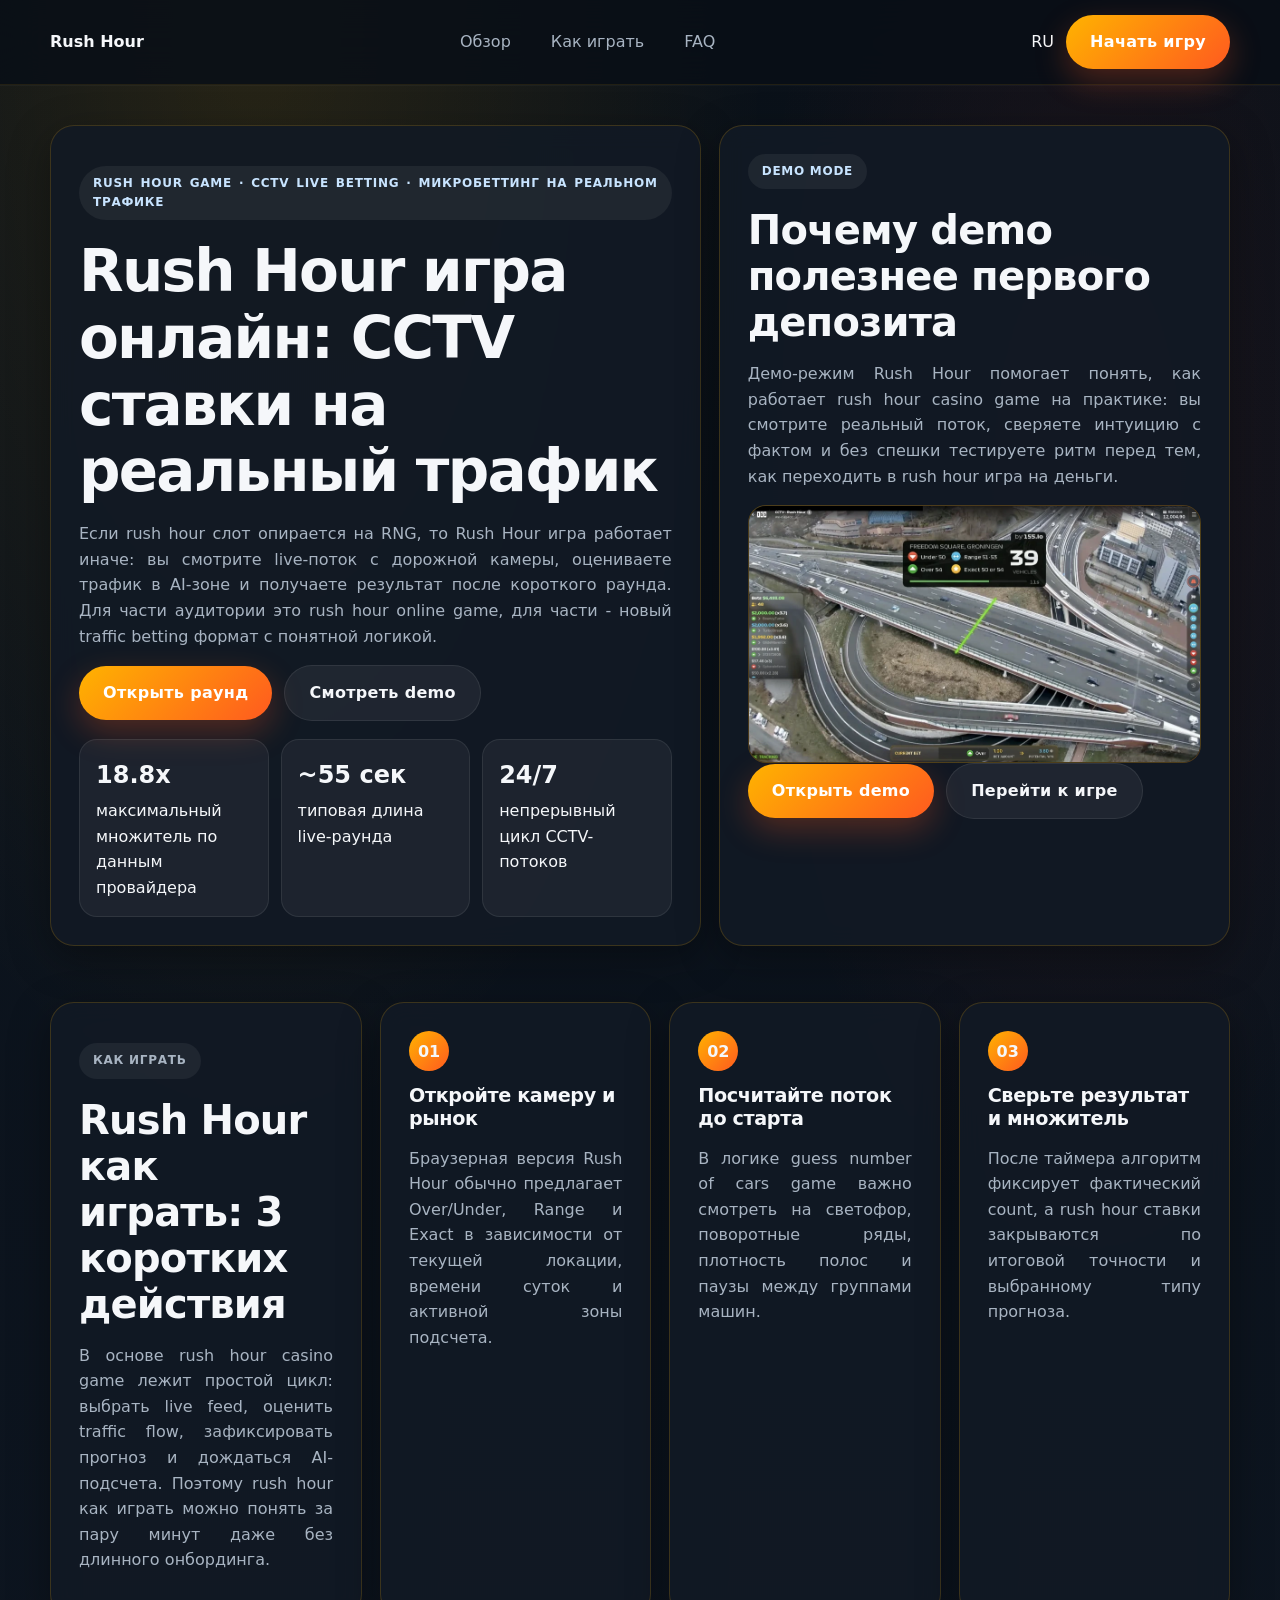
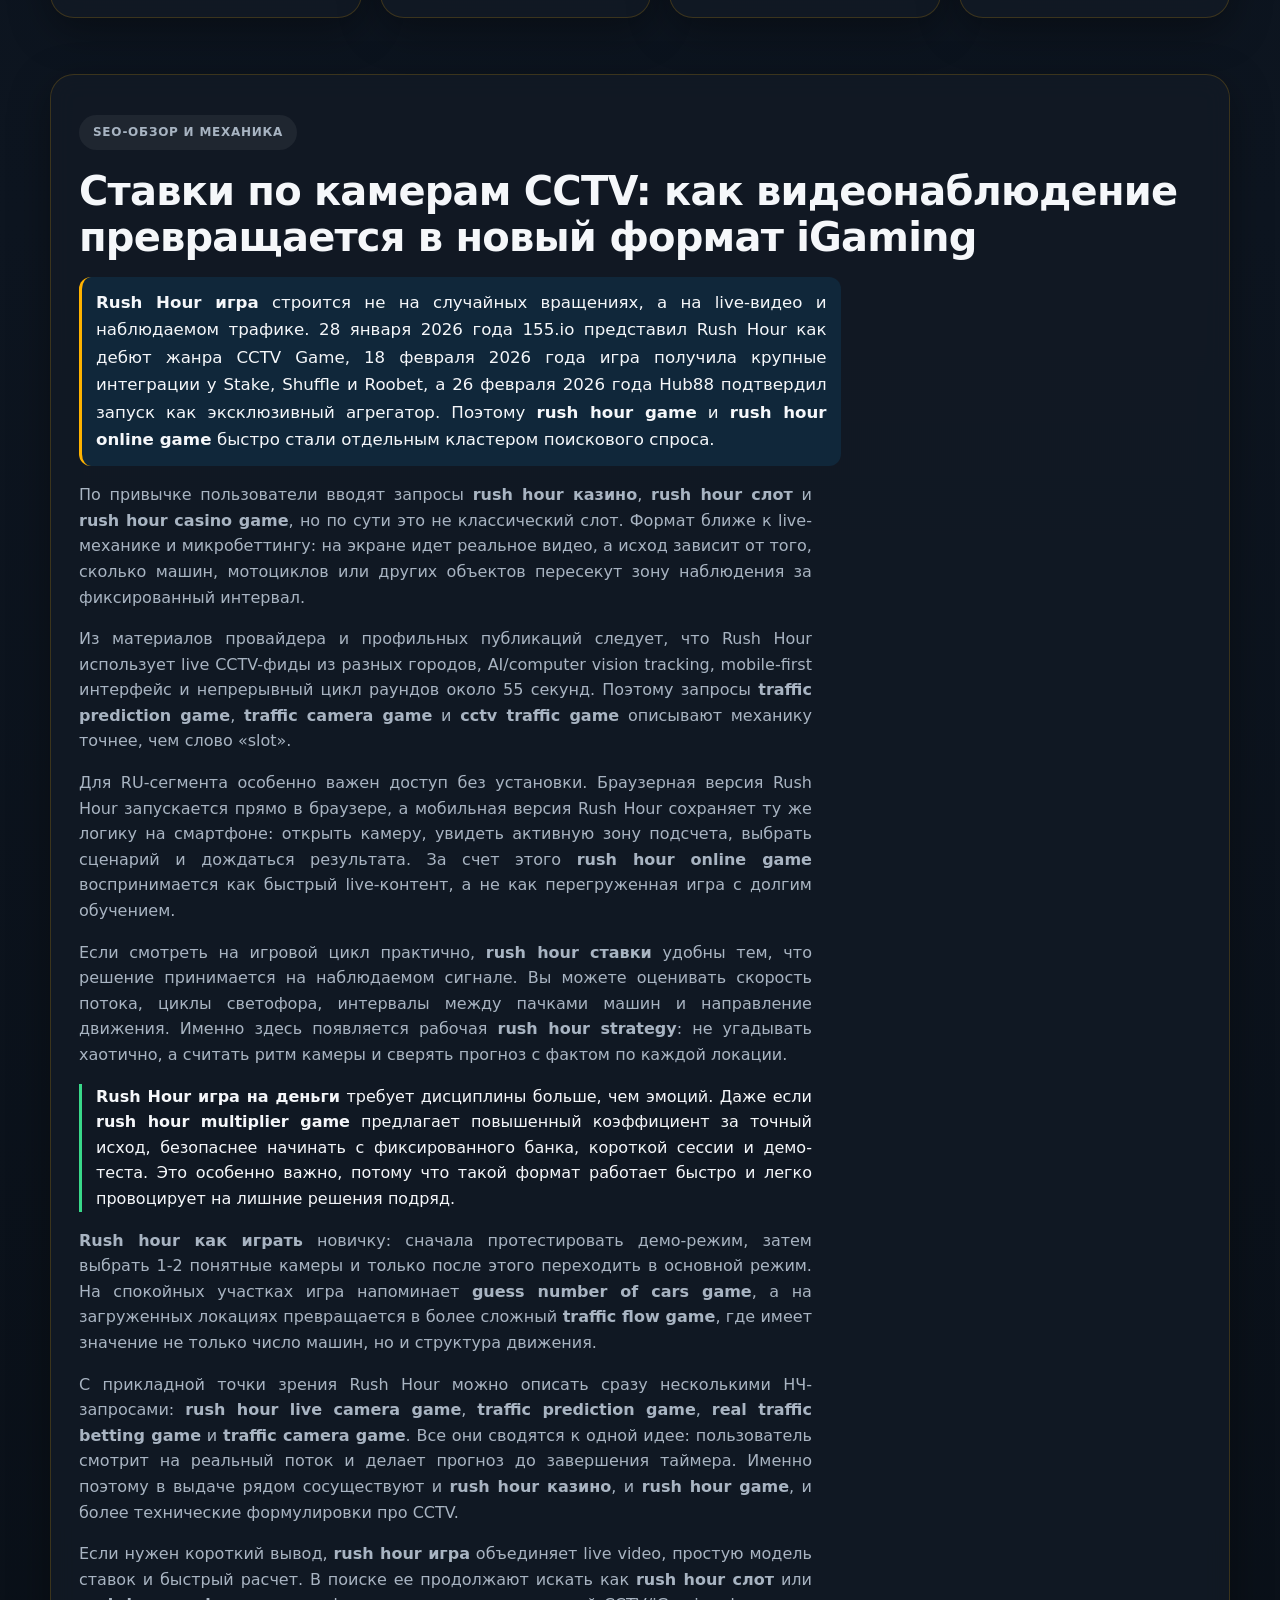
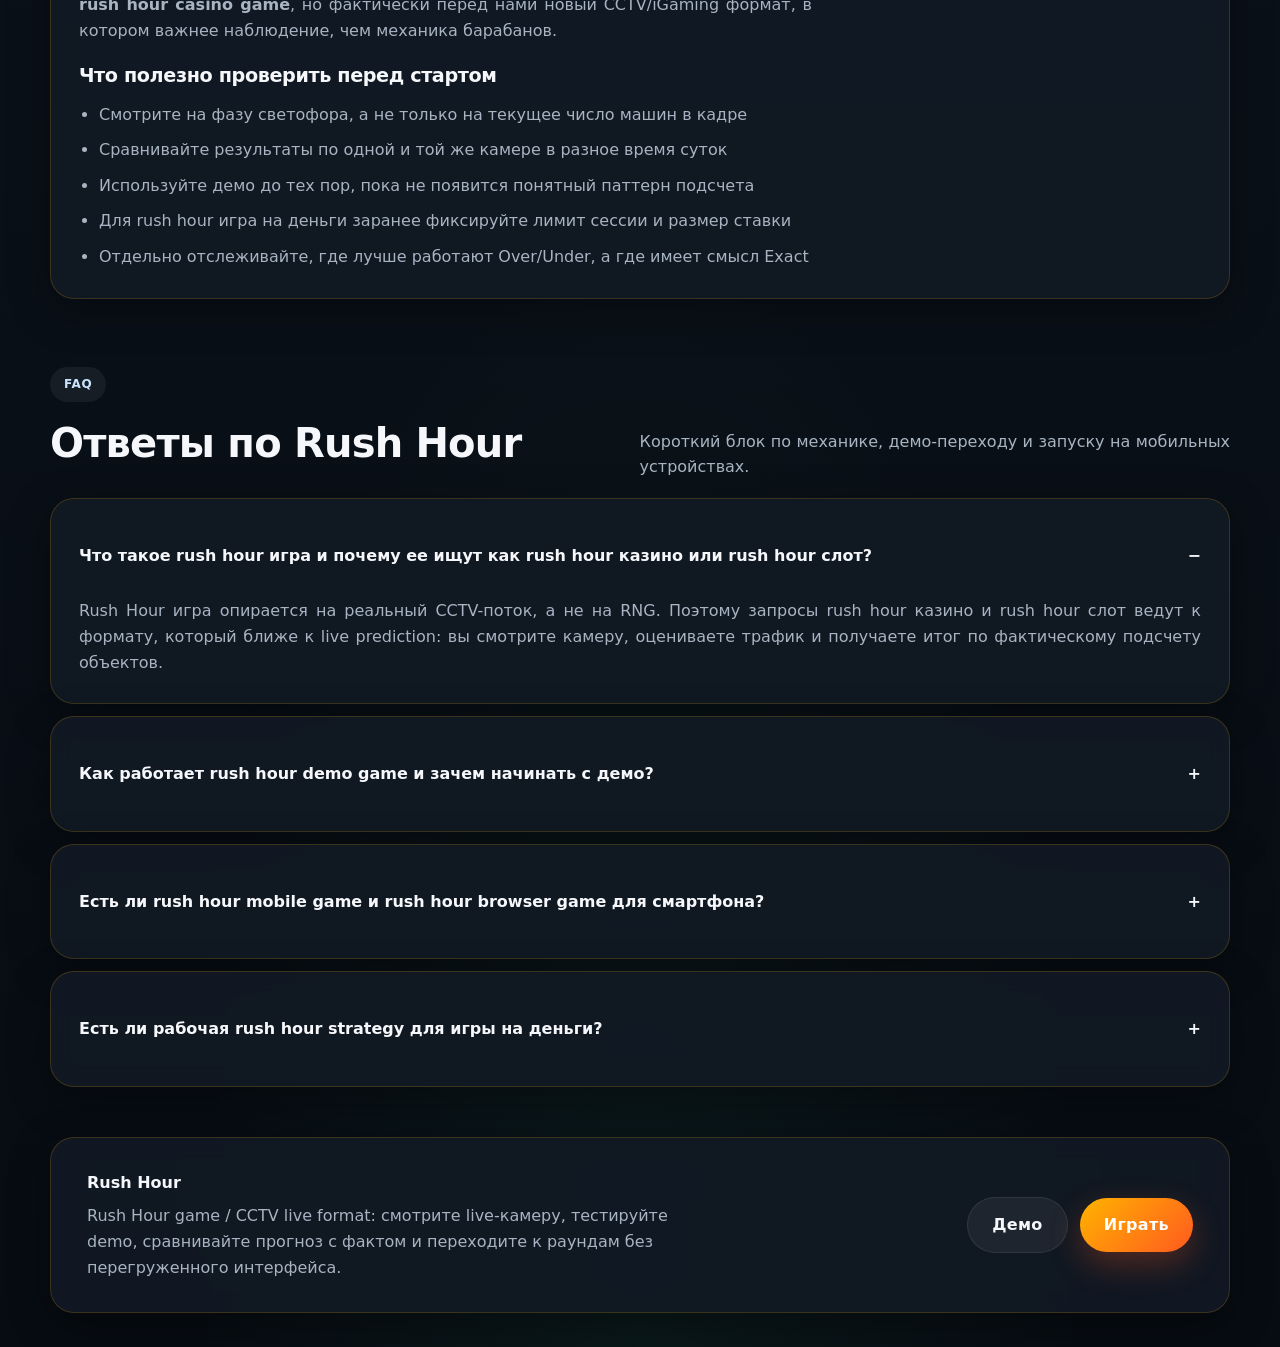
<file: index.html>
<!DOCTYPE html>
<html lang="ru">
<head>
  <meta charset="UTF-8">
  <meta name="viewport" content="width=device-width, initial-scale=1, viewport-fit=cover">
  <meta http-equiv="X-UA-Compatible" content="IE=edge">

  <title>Rush Hour игра онлайн — CCTV ставки на трафик</title>
  <meta name="description" content="Rush Hour игра онлайн для RU-сегмента: live CCTV-камеры, AI-подсчет, демо, rush hour ставки, mobile game, browser game и обзор traffic prediction формата.">
  <meta name="robots" content="index, follow">

  <link rel="canonical" href="https://rushhour-cctv.netlify.app/">
  <link rel="alternate" hreflang="ru" href="https://rushhour-cctv.netlify.app/">
  <link rel="icon" type="image/avif" href="./faviconl.avif">

  <meta property="og:type" content="website">
  <meta property="og:title" content="Rush Hour игра онлайн — CCTV ставки на трафик">
  <meta property="og:description" content="Rush Hour игра онлайн с live CCTV-камерами: обзор механики, demo, мобильной версии, rush hour ставок и стратегии.">
  <meta property="og:url" content="https://rushhour-cctv.netlify.app/">
  <meta property="og:image" content="https://rushhour-cctv.netlify.app/cb24a.jpg">
  <meta property="og:locale" content="ru_RU">
  <meta property="og:site_name" content="Rush Hour CCTV">

  <meta name="theme-color" content="#ffb300">
  <meta name="mobile-web-app-capable" content="yes">
  <meta name="apple-mobile-web-app-capable" content="yes">
  <meta name="apple-mobile-web-app-status-bar-style" content="black-translucent">
<style type="text/css" id="operaUserStyle"></style><style type="text/css">:root img[style*="//counter.yadro.ru/"], :root img[src^="/stat/"][width="88"][height="31"], :root img[src*="top.mail.ru/counter?"], :root img[src*="cycounter"][width="88"][height="31"], :root img[src*="://r.i.ua/"], :root img[src*="://c.bigmir.net/"], :root a[href^="http://hitcounter.ru/top/stat.php"], :root a[href^="http://click.hotlog.ru/"], :root a[href*="/rating/"] > img[width="88"][height="31"], :root a#mobtop[title^="Рейтинг мобильных сайтов"], :root [title="uWeb Counter"], :root [title="uCoz Counter"], :root .min-width-normal > #popup_container ~ #fade, :root .min-width-normal > #popup_container, :root body > div[class^="_"][class*=" _"][class$="_stBig"], :root body > div[style="position: fixed; z-index: 999999; width: 400px; height: 308px; right: 5px; bottom: 5px;"], :root .flex-promo-series > .left-col > :not(#players):not(.serial-series-info), :root a[href*="://news.mirtesen.ru/newdata/"], :root .app.blog-post-page #blog-post-item-video-ad, :root #root > .app .sportrecs, :root #root > .app #very-right-column, :root body.has-brand .b-content__main > div[style^="height: 250px; overflow: hidden;"], :root body.has-brand .b-content__main > div[id]:not([class]):empty, :root body.has-brand .b-content__main .b-player a[href*="aHR0c"], :root div[style="width: 252px; height: 450px; position: fixed; right: 0px; top: 0px; overflow: hidden; z-index: 10000;"], :root thetruestory-widget-top, :root object[data^="blob"], :root img[width="160"][height="600"], :root iframe[src*="trafic-media.ru"], :root iframe[src*="hd.gg33.top/"], :root iframe[src*="fwdcdn.com/frame/partners/"], :root iframe[src*="ads.exosrv.com"], :root iframe[src*="://vidroll.ru/"], :root iframe[src*="://promo-bc.com/"], :root iframe[src*="://partner-widget.vsesdal.com/"], :root iframe[src*="://mark-media.com.ua"], :root iframe[src*="://ab.adpro.com.ua/"], :root iframe[src*="/mixadv_"], :root iframe[src*="/carta.ua/ajax/widget."], :root iframe[src*="/3647.tech"], :root iframe[id^="republer"], :root iframe[data-src*="fwdcdn.com/frame/partners/"], :root div[id^="yandex_rtb"], :root div[id^="trafmag_"], :root div[id^="tizerws_"], :root div[id^="rtn4p"], :root div[id^="republer_"], :root div[id^="news_nest_net_ru"], :root div[id^="news_nest_msk_ru"], :root div[id^="news_2xclick_ru_"], :root div[id^="join_informer_"], :root div[id^="itizergroup_"], :root div[id^="infox_"], :root div[id^="gnezdo_ru_"], :root div[id^="cpa_rotator_block"], :root div[id^="beroll_rotator"], :root div[id^="b_tz_"], :root div[id^="admixer_"], :root div[id^="admixer-"], :root div[id^="DIV_DA_"], :root img[onclick*="clustrmaps.com/counter/"], :root div[id*="Teaser_Block"], :root div[data-server-rendered="true"] > div[id^="la-"], :root div[data-adv-type="dfp"], :root iframe[src^="https://a.adtng.com/"], :root div[class^="da-ya-widget"], :root div[class^="da-widget-"], :root div[class^="block_fortress"], :root div[class^="bidvol-widget-"], :root div[class^="adfinity_block_"], :root div[class*="td-a-rec-id-"], :root #root > .app .partner-block-wrapper, :root div[class*="spklw"][data-type="ad"], :root a[onclick*="trtkp.ru"], :root a[onclick*="https://dzen.ru/news/?favid="], :root iframe[src*="litres.ru/static/widgets"], :root a[href^="https://www.juicer.io?referrer="], :root a[href^="https://wcm-ru.frontend.weborama.fr/fcgi-bin/dispatch.fcgi?"], :root a[href^="https://relap.io/"][href*="promo_ad_link"], :root a[href^="https://msetup.pro"], :root a[href^="https://bongacams"][href*="com/track?"], :root a[href^="http://trafmaster.com"], :root a[href^="http://traderstart.mirtesen.ru"], :root a[href^="http://tds-2.ru"], :root a[href^="http://glprt.ru/affiliate/"], :root a[href^="http://datxxx.com"], :root a[href^="http://browserload.info/"], :root a[href^="http://amigodistr.ru/"], :root img[data-src="https://catalog.orbita.co.il/orbita.gif"], :root a[href^="/images/obmen/"][href$=".php"][target="_blank"], :root a[href^="/go/ufiler?"], :root a[href^="/go/ubar?"], :root a[href="http://advert.mirtesen.ru/"], :root a[href*="zdravo-med.ru"], :root a[href*="xxxrevpushclcdu.com"], :root a[href*="ultrabit.ws"], :root a[href*="tvks.ru"], :root a[href*="trklp.ru"], :root a[href*="traflabs.xyz"], :root div[id^="CGCandy"], :root a[href*="tptrk.ru"], :root a[href*="top.24smi.info"], :root a[href*="thor-media.ru/click/"], :root a[href*="shakespoint.com"], :root a[href*="bgrndi.com"], :root a[href*="shakesin.com"], :root a[href*="shakescash.com"], :root a[href^="https://homyanus.com"], :root a[href*="://profiledbase.com/"], :root a[href*="please-direct.me"], :root a[href*="please-direct.com"], :root a[href*="://landingtracker.com/"], :root [data-link*="//ufiler-pro2.ru"], :root a[href*="offhealth.ru"], :root a[href*="lifebloggersz.ru"], :root a[href*="navaxudoru.com"], :root a[href*="makegreat.website"], :root a[href*="m1cpl.ru"], :root #root > .app .adfox-top, :root a[href*="joycasino.com/?partner="], :root a[href*="idealmedia.io"], :root span[data-ez-ph-id], :root a[href*="gpclick.ru"], :root a[href*="gocdn.ru"], :root a[href*="//softboxik1.ru/"], :root a[href*="flylinks.pw"], :root [data-la-block-show-id], :root a[href*="films.ws"], :root .section-subheader > .section-hotel-prices-header, :root a[href*="feellights.ru"], :root a[href*="cpl11.ru"], :root a[href*="://parandaya.com"], :root a[href*="cosmolot.me/"][href*="banner"], :root a[href*="cmsmodnews.com"], :root a[href*="ads2-adnow.com"], :root a[href*="://ya-cdn.ru/r/"], :root a[href*="://www.meendoru.net/?partner="], :root a[href*="://womens-journal.ru/"], :root a[href*="://vse-sdal.com/promo/"], :root [id^="ad-wrap-"], :root a[href^="https://go.tmrjmp.com"], :root a[href*="://ufiler-pro.ru/"], :root topadblock, :root a[href*="://tracker.partnersmelbet.ru/"], :root a[href*="://topclicks.club/"], :root a[href*="://tlmnt"][href*="/tracker/?partner="], :root a[title="TopTracker.Ru - Рейтинг трекеров."], :root a[href*="://clickstats.fun/"], :root a[href*="://techdmn.com/"], :root [onclick*="traffic-media.co"], :root a[href^="https://tracker.loropartners.com/"], :root a[href*="://tatarkoresh.ru"], :root .flex-promo-series > .right-col a[href][target="_blank"], :root [class^="fpm_"][class*="_crss"], :root a[href*="://superiortds.ru/"], :root a[href*="://sugisatomi.com/"], :root div[data-dfp-id], :root a[href*="://shusnarmuk.com/"], :root a[href*="://segodnia.club/"], :root [data-cl-spot-id], :root [href*="driverpack.io/"], :root a[href*="cpagetti1.com"], :root a[href*="://search-cdn.ru/r/"], :root a[href*="://ruprivate.club/"], :root a[href^="https://kshop"][href*=".com/"], :root a[href*="://ruonline.bar/"], :root a[href^="http://eaplay.ru/"], :root amp-connatix-player, :root a[href*="://riaccaw.com/"], :root [href^="https://join.playboyplus.com/track/"], :root a[href*="://hypmag.ru/search/pereh.php"], :root a[href*="://reidancis.com/"], :root a[href*=".cfm?domain="][href*="&fp="], :root a[href*="://ya-browser.ru/r/"], :root a[href*="://refpamjeql.top/"], :root [data-mobile-ad-id], :root a[href*="://ref.studwork.ru/"], :root a[href*="://r.advg.agency/"], :root a[href*="/onvix.tv/promo/"][target=_blank], :root a[href*="://premiumredir.ru/"], :root a[href*="://lobar.site/r/"], :root div[id^="advertur_"], :root a[href*="://lapina.xyz/"], :root a[href*="://lapina.best/"], :root a[href*="/rlink/simptizer/"], :root a[href*="://gopremiumsoft.com/"], :root a[href*="://go.progfile.space/r/"], :root a[href*="://go.bundlebyte.net/r/"], :root div[data-ad-region], :root a[href*="shakesclick.com"], :root a[href*="://go.btraffic.net/"], :root a[href*="://getbrauzer.ru/"], :root a[href*="://newbrowserme.ru/"], :root a[href*="://gertadv.ru/"], :root a[href*="torrentum.ru"], :root a[href*="://filesmytop.ru/"], :root [href^="https://www.mypillow.com/"] > img, :root a[href*="://fast2click.ru/"], :root a[href*="tvkw.ru"], :root a[href*="://etcodes.com/"], :root a[href*="://et-cod.com/"], :root a[href^="https://go.xxxjmp.com"], :root a[href*="://elgrur.com/"], :root a[href*="://doxod24.online/"], :root a[href*="://clickrpk.com/"], :root a[href*="://bubblevard.com/"], :root a[href*="://bs.serving-sys.ru/"], :root a[href^="http://com-1.pro/"], :root a[href^="https://www.effectiveratecpm.com/"], :root a[href*="://betahit.click/"], :root div[id^="adfox_"], :root a[href*="://bestnewsoft.ru/"], :root a[href*="://analyticsq.com"], :root a[href*="//universalin.info/"], :root a[href*="kodielinktrust.ru"], :root iframe[src*="://rstbtmd.com/"], :root a[href*="://101partners-stat2.com/"], :root .nya-slot[style], :root a[href*="://vpnbrowser.ru/"], :root a[href*="/uni-lnk.com/"], :root a[href*="://getyoursoft.ru/"], :root a[href*="/sb/clk/"], :root a[href*="/rapidtor.site"], :root a[href*="://extlinka.ru/"], :root a[href*="/rapidtor.ru"], :root a[href*="/onvix.me/promo/"][target=_blank], :root a[href^="https://streamate.com/landing/click/"], :root a[href*="/newbrowser.club/"], :root a[href^="https://www.adultempire.com/"][href*="?partner_id="], :root a[href*="/myuniversalnk.net/"], :root a[href*="/myuniversalnk.com/"], :root a[href*="/mosday.ru/ad/"], :root a[href*="/loaderu.ru/"], :root a[href^="https://prime.rambler.ru/promo/"], :root a[href^="//s.zlinkd.com/"], :root a[href*="/installpack.net"], :root a[href*="/go.1k3.net/"], :root object[data*="ads.com/clk.swf"], :root a[href*="/eversaree.bid"], :root a[href*="/afftraf.co/"], :root a[href*="://yadistr.ru/"], :root a[href*="//yojlf.com"], :root a[href*="://installpack.ru"], :root a[href*="//viruniversal.com/"], :root [class^="flat_"][class*="_crss"], :root a[href*="netcrys.com"], :root a[href^="https://postback1win.com/"], :root a[href*="//utimg.ru/"], :root a[onmousedown^="this.href='https://paid.outbrain.com/network/redir?"], :root a[href*="//universalut.info/"], :root a[href*="//universalini.info/"], :root a[href*="//ubar.pro"], :root a[href*="//ubar-pro"], :root a[href*="://matchnow.info"], :root a[href*="/u-loads.ru/"], :root [href^="http://www.mypillow.com/"] > img, :root a[href^="//go.eabids.com/"], :root a[href*="//tranqvilius.com/"], :root div[data-adzone], :root a[href*="://tele.gg/"], :root a[href*="//tiruniversal.com/"], :root div[data-id^="div-gpt-ad-"], :root a[href*="//tekaners.com/"], :root [href^="https://optimizedelite.com/"] > img, :root a[href^="https://www.dating-finder.com/signup/?ai_d="], :root a[href*="//tdsrotate.ru/"], :root a[href*="//restofarian.com"], :root a[href^="https://www.friendlyduck.com/AF_"], :root a[href^="https://quotationfirearmrevision.com/"], :root a[href*="//refpabjgth.top/"], :root a[href*="//newbrowser.me/"], :root a[href*="refpazus.top"], :root a[href^="https://bongacams10.com/track?"], :root a[href*="//loderna.ru"], :root [href^="https://www.restoro.com/"], :root a[href*="//loderls.ru"], :root a[href^="https://tour.mrskin.com/"], :root #BlWrapper > .b-temp_rbc, :root a[href*="//historategory.com/"], :root a[href*="//go.webredir.net/r/"], :root a[href^="https://fc.lc/ref/"], :root a[href*="//go.leadassets.net/r/"], :root a[href*="//getmybrowser.ru/"], :root a[href*="://ya-distrib.ru/r/"], :root [href^="https://www.hostg.xyz/"] > img, :root a[href*="//clickdome.online/"], :root a[href*="//gerocenius.com/"], :root a[href*="//givemysoft.ru/"], :root a[href*="//febrare.ru/"], :root a[href*="advertwebgid.ru"], :root [id^="ad_slider"], :root div[id^="apn_native_ad_slot_"], :root a[href*="//ext-load.net"], :root a[href*="//dzen.ru"][href*="favid"], :root a[href^="https://www.adskeeper.com"], :root a[href*="bestforexplmdb.com"], :root a[href*="/universalsrc.com/"], :root a[href*="//bestonewos.com/"], :root a[href*="//avertise.ru/"], :root a[href*="//advtise.ru/"], :root div[id^="traffim-widget"], :root a[href*="//24smi."][href*="/top/"], :root a[href*="://gonewfiles.ru/"], :root a[data-redirect^="https://paid.outbrain.com/network/redir?"], :root a[href*="//12traffic.ru/"], :root a[href^="https://s.zlinkd.com/"], :root a[href*=".ufiler.pro/"], :root a[href*="://ufiler-download.ru/"], :root [data-testid^="taboola-"], :root a[href^="https://trk.nfl-online-streams.club/"], :root a[href*=".pokupkins.ru"], :root a[href*="://topsofto.ru/"], :root a[href*=".orgsales.ru"], :root [src^="//am15.net/?"], :root .novelty-banner ~ .dle_b_help > a[target="_blank"], :root [onclick*="mixadvert.com"], :root .base-page_container > .banerRight, :root a[href*="lifenews24x7.ru"], :root .banner-img > .pbl, :root [onclick*="//msetup.pro/"], :root [id^="unit_"] > a[href*="://vrf.ru"], :root a[href^="https://a.candyai.love/"], :root [href^="https://trkleads.su/click/"], :root #root > .app > .sticky-button, :root [href^="https://download.cdn.yandex.net/yandex-tag/weboffer/"], :root [href*="postlnk.com"], :root [href*="pigiuqproxy.com"], :root a[href^="https://pb-imc.com/"], :root a[href*=".braun634.com/"], :root [href*="://morelnk.ru/"], :root [href*="://go.leadgid.ru/aff_c?"], :root a[href*="mixadvert.com"], :root a[href*="/ogclick.com/api/redirect"], :root [data-link*="://topclicks.club/"], :root [href*="://edgrmtracking.com/"], :root [href*="://clickpzk.com/"], :root [href*="://click.1k3web.net/"], :root [href*="://click.1k3web.com/"], :root [href*="/vaigowoa.com"], :root a[href^="https://www.liquidfire.mobi/"], :root a[href*="intovarro.ru"], :root [href*="/uni-tds.com/"], :root [href*="//takenewsofts.ru/"], :root a[href*="go.ad2up.com"], :root a[href^="https://hot-growngames.life/"], :root [data-src^="https://news.te.ua/widget/"], :root [data-membrana-container], :root [data-link*="://ubar-pro"], :root a[href*="sandratand.ru"], :root .header-banner > #moneyback[target="_blank"], :root [data-link*="/sb/clk/"], :root [data-la-show-block-id], :root div[id^="zcbclk"], :root [data-la-custom-block], :root a[href*="herrabjec.pro"], :root [data-la-block], :root [data-href^="https://download.cdn.yandex.net/yandex-tag/weboffer/"], :root [class^="fpm_"][class*="_out"], :root a[href^="http://luckiestclick.com/goto."], :root [class^="fpm_"][class*="_cross"], :root [href*=".drp.su/"], :root div[id^="ad-div-"], :root [class^="flat_"][class*="_modal"], :root div[id^="adpartner-jsunit-"], :root a[href*="/yfiles1.ru"], :root a[href*="wow-partners.com/click.php"], :root [class^="flat_"][class*="_cross"], :root [data-testid="adBanner-wrapper"], :root .fp-player > div[style*="position: absolute"][style*="inset: 0px"][style*="overflow: hidden"][style*="z-index:"][style*="background: transparent"][style*="display: block"], :root .content_rb[id^="content_rb_"], :root a[href*="//loderla.online"], :root .base-page_center > .banerTopOver, :root #adv_unisound ~ #main > #slidercontentContainer, :root a[href^="http://cam4com.go2cloud.org/aff_c?"], :root #adv_unisound ~ #ad_module_cont > [id^="ad_module"], :root a[href*="/get-torrent.ru"], :root #adv_kod_frame ~ #gotimer, :root a[href^="https://ad.zanox.com/ppc/"] > img, :root #MT_overroll ~ div[class][style="left:0px;top:0px;height:480px;width:650px;"], :root a[href*="//appt12mn.com/"], :root a[href*="://offergate-apps-phkr.com/"], :root span[id^="ezoic-pub-ad-placeholder-"], :root ins.adsbygoogle[data-ad-slot], :root a[href^="http://tc.tradetracker.net/"] > img, :root ins.adsbygoogle[data-ad-client], :root a[href^="https://go.xlviirdr.com"], :root img[src^="https://s-img.adskeeper.com/"], :root guj-ad, :root gpt-ad, :root div[ow-ad-unit-wrapper], :root a[href*="//refpaewsbc.top/"], :root img[src*="//i.i.ua/r/"], :root div[id^="zergnet-widget"], :root div[id^="smi_teaser_"], :root [href*="://track.leadbazaar.co/click?"], :root div[id^="vuukle-ad-"], :root a[href*="://dafeb.ru/"], :root div[id^="taboola-stream-"], :root [href^="https://go.xlrdr.com"], :root div[id^="sticky_ad_"], :root div[id^="st"][style^="z-index: 999999999;"], :root a[href*="muz-loader.site"], :root a[href*="clickscloud.net"], :root div[id^="rc-widget-"], :root div[id^="mrec-leaderboard-"], :root div[id^="gpt_ad_"], :root div[id^="ezoic-pub-ad-"], :root a[href*="fortedrow.pro"], :root div[id^="dfp-ad-"], :root a[href^="http://sneakyadministration.com/"], :root div[id^="crt-"][style], :root #root > .app .brand-widget__right-cl, :root div[id^="adspot-"], :root a[href*="trk-1.com"], :root div[id^="adrotate_widgets-"], :root ps-connatix-module, :root div[id^="ad_position_"], :root img[title="bigmir)net TOP 100"], :root div[id*="ScriptRoot"], :root div[id*="MarketGid"], :root div[data-id-advertdfpconf], :root hl-adsense, :root div[data-contentexchange-widget], :root div[data-alias="300x250 Ad 2"], :root div[data-adunit], :root div[data-adunit-path], :root div[data-adname], :root [data-wpas-zoneid], :root div[data-ad-placeholder], :root a[href^="https://osfultrbriolenai.info/"], :root a[href^="https://adultfriendfinder.com/go/"], :root div[class^="Adstyled__AdWrapper-"], :root [data-css-class="dfp-inarticle"], :root a[href^="https://go.xlviiirdr.com"], :root div[class$="-adlabel"], :root a[href^="https://service.bv-aff-trx.com/"], :root display-ads, :root a[href*="beauty-list.ru"], :root a[href^="https://go.grinsbest.com/"], :root iframe[src*="://goodgame.ru/html/embed-player/dist/index.html?partner="], :root citrus-ad-wrapper, :root a[href^="https://go.xlivrdr.com"], :root bottomadblock, :root a[href*="kma1.biz"], :root noindex > .search_result[class*="search_result_"], :root a[href^="https://go.xlvirdr.com"], :root amp-fx-flying-carpet, :root #PopWin[onmousemove], :root a[href*="//1xbetlk.site/"], :root amp-embed[type="taboola"], :root a[class*="button"][href^="//"][href*="yandex"][onclick*="dnl"][onclick*="knopka"], :root a[href*="//myblogshop.top/r/"], :root [href^="https://glersakr.com/"], :root a[href*="://tdsrotations.ru/"], :root div[id^="google_dfp_"], :root ad-slot, :root [name^="google_ads_iframe"], :root a[href*="news-sphere.com"], :root a[href*="goext.info"], :root a[href^="https://ab.advertiserurl.com/aff/"], :root a[href*="://sdertjnbv.xyz/"], :root a[href^="https://www.purevpn.com/"][href*="&utm_source=aff-"], :root a[href^="https://t.ajump1.com/"], :root a[href^="https://www.privateinternetaccess.com/"] > img, :root iframe[src*="laim.tv/rotator/"], :root a[href*="/advertisesimple.info"], :root a[href*="/ber-ter.com"], :root a[href^="https://www.onlineusershielder.com/"], :root a[href^="https://syndication.exoclick.com/"], :root a[href^="https://financeads.net/tc.php?"], :root a[href^="https://www.mrskin.com/tour"], :root a[href^="https://www.infowarsstore.com/"] > img, :root iframe[src*="://partner-widget.vse-sdal.com/"], :root [href^="https://mylead.global/stl/"] > img, :root a[href^="https://ak.psaltauw.net/"], :root broadstreet-zone-container, :root a[href^="https://www.highperformancecpmgate.com/"], :root [data-url*="://installpack.net"], :root amp-ad, :root a[href*="ex.24smi.info"], :root a[href^="https://www.highcpmrevenuenetwork.com/"], :root a[href^="https://offhandpump.com/"], :root a[class*="button"][href^="/go/"][href*="visitid"][onclick*="dnl"], :root a[href^="https://www.get-express-vpn.com/offer/"], :root a[href*="://filetaker.ru/"], :root a[href^="https://lnkxt.bannerator.com/"], :root a[href^="https://www.geekbuying.com/dynamic-ads/"], :root a[onclick^="window.location.replace('https://random-affiliate.atimaze.com/"], :root [href^="https://groorsoa.net/"], :root a[href^="http://www.friendlyduck.com/AF_"], :root a[href^="https://www.financeads.net/tc.php?"], :root [href^="https://www.herbanomic.com/"] > img, :root a[href^="https://www.dql2clk.com/"], :root a[href*="browser-ru.site"], :root a[href^="https://123-stream.org/"], :root a[href^="https://www.nutaku.net/signup/landing/"], :root .mywidget__col > .mywidget__link_advert, :root a[href^="https://explore-site.com/"], :root a[href^="https://www.brazzersnetwork.com/landing/"], :root [href^="https://track.fiverr.com/visit/"] > img, :root [data-template-type="nativead"], :root a[href^="https://voluum.prom-xcams.com/"], :root a[href^="https://twinrdsyte.com/"], :root a[href^="https://twinrdsrv.com/"], :root a[href^="https://syndicate.contentsserved.com/"], :root div[data-alias="300x250 Ad 1"], :root [href*="://simpalsid.com/ad/click?id"], :root [href^="https://turtlebids.irauctions.com/"] img, :root a[href^="https://tracking.avapartner.com/"], :root a[href^="http://reals-story.ru/"], :root a[href^="https://track.wg-aff.com"], :root a[href^="https://track.ultravpn.com/"], :root a[href^="https://track.afcpatrk.com/"], :root a[href*="https://relap.io/r?"], :root a[href^="https://in.rabbtrk.com/"], :root a[href^="https://track.adform.net/"], :root a[href*="goodtrack.ru"], :root a[href^="https://torguard.net/aff.php"] > img, :root a[href*="//universalies.info/"], :root a[href*="://clickbytes.ru/"], :root [data-identity="adhesive-ad"], :root a[href^="https://tc.tradetracker.net/"] > img, :root a[href^="https://tatrck.com/"], :root [href^="https://zstacklife.com/"] img, :root a[href^="https://click.candyoffers.com/"], :root a[href^="https://t.aslnk.link/"], :root a[href*=".adsrv.eacdn.com/"], :root a[href*="//universalse.info/"], :root a[href^="https://t.adating.link/"], :root a[href^="https://go.trackitalltheway.com/"], :root div[id^="div-ads-"], :root a[href*="://downloadbrowsernew.com/"], :root iframe[src*="tureckiy-serial.ru/"][src$=".php"], :root a[href^="https://syndication.dynsrvtbg.com/"], :root iframe[src*="zhitomir.info/price"], :root .gnt_em_vp_c[data-g-s="vp_dk"], :root div[data-ad-wrapper], :root a[href^="https://a.bestcontentoperation.top/"], :root a[href^="https://svb-analytics.trackerrr.com/"], :root [data-la-show-id], :root a[href*="&maxads="], :root a[onmousedown^="this.href='https://paid.outbrain.com/network/redir?"] + .ob_source, :root a[href^="http://www.iyalc.com/"], :root a[href^="https://claring-loccelkin.com/"], :root a[href^="https://stardomcoit.com/"], :root img[width="728"][height="90"], :root a[href^="https://track.aftrk5.com/"], :root a[href^="https://slkmis.com/"], :root a[href^="https://myclick-2.com/"], :root a[href^="https://sexynearme.com/"], :root [data-ad-manager-id], :root a[href^="https://s.zlinkr.com/"], :root app-advertisement, :root a[href^="https://ad.doubleclick.net/"], :root div[class*="relap"][class*="-rec-item"], :root a[href^="https://s.eunow4u.com/"], :root a[href^="https://static.fleshlight.com/images/banners/"], :root a[href*="://folltiz.site/"], :root a[href^="https://s.zlink7.com/"], :root [class^="div-gpt-ad"], :root a[href^="https://s.ma3ion.com/"], :root a[href^="https://random-affiliate.atimaze.com/"], :root .base-page_center > .banerBottom, :root #kt_player > div[style$="display: block;"][style*="inset: 0px;"], :root [href$="/sexdating.php"], :root a[href^="https://pubads.g.doubleclick.net/"], :root div[id^="ads_games_"], :root a[href^="https://prf.hn/click/"][href*="/camref:"] > img, :root a[href^="https://serve.awmdelivery.com/"], :root [href^="https://rpwmct.com/"], :root a[href^="https://www.dating-finder.com/?ai_d="], :root a[href^="https://prf.hn/click/"][href*="/adref:"] > img, :root div[id^="Crt-"][style], :root [href^="https://ap.octopuspop.com/click/"] > img, :root body > div[style="position: fixed; z-index: 999999; width: 400px; height: 308px; left: 5px; bottom: 5px;"], :root app-ad, :root a[href^="https://a.adtng.com/"], :root a[href^="https://playnano.online/offerwalls/?ref="], :root div[id^="M"][id*="Composite"], :root a[href^="https://mmwebhandler.aff-online.com/"], :root a[href^="https://combodef.com/"], :root a[href^="https://www.bet365.com/"][href*="affiliate="], :root [href*="://shopblogger.top/"], :root a[href*="litewebbusiness.com"], :root iframe[id^="marketgid_"], :root a[onclick*="n284adserv.com"], :root a[href^="https://pb-track.com/"], :root a[href^="https://go.hpyrdr.com/"], :root a[href^="https://pb-front.com/"], :root a[href^="https://paid.outbrain.com/network/redir?"], :root a[href^="https://upsups.click/"], :root a[href*="homework.ru/?partnerId="], :root a[href^="https://ndt5.net/"], :root a[href^="https://natour.naughtyamerica.com/track/"], :root a[href*="//adoffer.pro/"], :root a[href^="https://mediaserver.entainpartners.com/renderBanner.do?"], :root [class^="adDisplay-module"], :root a[href*="slovosil.com"], :root a[href*="ads-provider.com"], :root [data-ad-name], :root a[href^="https://loboclick.com/"], :root a[href^="https://go.xxxijmp.com"], :root a[href^="https://lead1.pl/"], :root a[href*="katuhus.com"], :root a[data-href*="recreativ.ru"], :root a[href^="https://landing.brazzersnetwork.com/"], :root a[href^="https://juicyads.in/"], :root a[href^="https://snowdayonline.xyz/"], :root [href*="://click.1k3pub.com/"], :root a[href^="https://join.dreamsexworld.com/"], :root a[href^="https://join.bannedsextapes.com/track/"], :root a[href*="amgfile.ru"], :root .player-wrap > #kt_player ~ .spot-box, :root a[href*="amigo-biz.ru/ads/click"], :root a[href^="https://jaxofuna.com/"], :root div[id^="lazyad-"], :root a[href*="land-gooods.ru"], :root a[href^="https://italarizege.xyz/"], :root a[href^="https://www8.smartadserver.com/"], :root a[href*="/advjump.com"], :root a[href^="https://identicaldrench.com/"], :root ad-shield-ads, :root a[href*="//adretarget.net/"], :root a[href^="https://helmethomicidal.com/"], :root display-ad-component, :root [class^="tile-picker__CitrusBannerContainer-sc-"], :root a[href*="re-directme.com"], :root a[href^="https://golinks.work/"], :root a[href*="ftpglst.com"], :root a[href^="https://s.zlinkn.com/"], :root a[href^="https://go.xxxvjmp.com/"], :root [id^="newPortal_informer_"], :root a[href*="awesomeredirector"], :root a[href^="https://zirdough.net/"], :root div[style*="am15.net/img/player_skins"], :root a[href^="https://go.xxxiijmp.com"], :root a[href*="://softclicks.ru/"], :root a[href^="https://go.xtbaffiliates.com/"], :root div[id^="criteo-"][style], :root a[href*="://cozibaneco.com/"], :root a[href*="://edugrampromo.com/"], :root [data-role="tile-ads-module"], :root a[href*="://viewfilesup.ru/"], :root a[href*="/clubleads.ru"], :root a[href*="://r.advmusic.com/"], :root [alt="Rambler's Top100"], :root a[href^="https://ismlks.com/"], :root a[style="width:100%;height:100%;z-index:10000000000000000;position:absolute;top:0;left:0;"], :root [href*="://drp.su/"], :root a[href^="https://go.xlirdr.com"], :root a[href*="://gridsiali.com/"], :root a[href*="//dagamah.com/"], :root a[href*=".twkv.ru"], :root a[href^="https://go.markets.com/visit/?bta="], :root a[href^="https://billing.purevpn.com/aff.php"] > img, :root a[href^="https://go.nordvpn.net/aff"] > img, :root a[href*="//offergate.pro/"], :root a[href^="https://lijavaxa.com/"], :root a[href^="https://go.goaserv.com/"], :root app-large-ad, :root a[href^="https://go.etoro.com/"] > img, :root a[href^="https://go.dmzjmp.com"], :root a[href^="https://www.bang.com/?aff="], :root a[href*="://takenewsoft.ru/"], :root a[href*="//spishi.vip/"], :root #mgb-container > #mgb, :root a[href^="https://go.admjmp.com"], :root a[href^="https://get.surfshark.net/aff_c?"][href*="&aff_id="] > img, :root a[onclick*="/link-fes.ru"], :root a[href^="https://www.googleadservices.com/pagead/aclk?"] > img, :root a[href^="https://datewhisper.life/"], :root a[href^="https://click.linksynergy.com/fs-bin/"] > img, :root a[href^="https://get-link.xyz/"], :root a[href^="https://www.mrskin.com/account/"], :root a[href*="/onvix.co/promo/"][target=_blank], :root [href^="https://clicks.affstrack.com/"] > img, :root a[href*="tdstrk.ru"], :root a[href^="https://engine.phn.doublepimp.com/"], :root a[href^="https://dl-protect.net/"], :root a[href*=".foxqck.com/"], :root a[href^="//hoodingluster.com/"], :root a[href^="https://ctosrd.com/"], :root a[href^="https://go.bushheel.com/"], :root img[width="120"][height="600"], :root a[href^="https://ctjdwm.com/"], :root [href="//sexcams.plus/"], :root #kt_player > a[target="_blank"], :root a[href^="http://bongacams.com/track?"], :root a[href^="https://camfapr.com/landing/click/"], :root a[href^="https://prf.hn/click/"][href*="/creativeref:"] > img, :root div[id^="optidigital-adslot"], :root a[href^="http://www.adultempire.com/unlimited/promo?"][href*="&partner_id="], :root a[href^="https://1betandgonow.com/"], :root a[href*="://click2soft.ru/"], :root a[href*="//do-rod.com/"], :root a[href^="https://kshop"][href*=".pro/"], :root a[href^="https://chaturbate.com/in/?"], :root a[href^="https://t.ajrkm1.com/"], :root a[href*="//ufiler-pro2.ru"], :root a[href*=".g2afse.com/"], :root a[href^="https://bodelen.com/"], :root a[href^="https://black77854.com/"], :root a[href^="https://6-partner.com/"], :root a[href^="https://www.sheetmusicplus.com/"][href*="?aff_id="], :root a[href^="https://getmatchedlocally.com/"], :root a[href^="https://rixofa.com/"], :root div[class^="cnt32_"][id^="cnt_rb_"], :root a[href^="https://best-experience-cool.com/"], :root a[href*="tvroff.net"], :root [data-taboola-options], :root a[href^="http://fly-shops.ru"], :root a[href*="/universal-lnk.net/"], :root a[href^="https://believessway.com/"], :root a[href^="https://Click.ggpickaff.com/"], :root [data-dynamic-ads], :root a[href^="https://banners.livepartners.com/"], :root [onclick*=".twkv.ru"], :root a[href^="http://revolvemockerycopper.com/"], :root a[href^="https://awptjmp.com/"], :root a[href^="https://1winpb.com/"], :root a[href*="/universalsrc.net/"], :root a[href^="https://join.sexworld3d.com/track/"], :root a[href^="https://aweptjmp.com/"], :root .app.blog-post-page .secondary-header-ad-block, :root a[href^="https://ausoafab.net/"], :root a[href^="https://clicks.pipaffiliates.com/"], :root a[href^="https://aj1070.online/"], :root body > div[style="background-color: #FFF;height: 100px;position: fixed;bottom: 0px;width: 100%;max-width: 1200px;left: 50%;transform: translateX(-50%);z-index:2147483647"], :root a[href^="https://ads.planetwin365affiliate.com/"], :root a[href*="://go.click2bit.net/"], :root iframe[scrolling="no"][sandbox*="allow-popups allow-modals"][style^="width: 100%; height: 100%; border: none;"], :root a[href^="https://ads.leovegas.com/"], :root a[href*="://yasearchcdn.ru/r/"], :root a[href*="/vkout.ru"], :root img[src^="https://images.purevpnaffiliates.com"], :root a[href^="https://gml-grp.com/"], :root a[href^="https://porntubemate.com/"], :root div[class^="yandex_rtb"], :root a[href*="://searchlnk.ru/r/"], :root a[href^="https://click.dtiserv2.com/"], :root body > iframe[style^="position"][style*="fixed"][id^="iFb"][src^="/?"], :root .ob_container .item-container-obpd, :root a[href^="https://clickadilla.com/"], :root a[href^="https://a.medfoodhome.com/"], :root a[href^="https://cam4com.go2cloud.org/"], :root a[href^="https://a.bestcontentweb.top/"], :root a[href^="http://putanapartners.com/go."], :root atf-ad-slot, :root [href^="https://wsup.ai/"], :root a[href*="kshop2.biz"], :root a[href^="https://a2.adform.net/"], :root a[href*="/fastvk.com"], :root a[onclick*="offergate-amigo"], :root a[href*="://tracker.rioaffi.com/"], :root div[id^="bidvol-widget-"], :root a[href*="://kinobud.site/"], :root div[id^="smi2adblock_"], :root [data-m-ad-id], :root a[href^="https://a-ads.com/"], :root a[href*="/sarimsolus.com/"], :root a[href*="://yourlnk.ru/r/"], :root [href^="https://url.totaladblock.com/"], :root [id^="n4p_"], :root a[href^="http://www.h4trck.com/"], :root [href^="https://a.acebet.com/api/click?"], :root a[href*="sviruniversal.com/"], :root a[href*="octoclick.net"], :root a[href^="http://partners.etoro.com/"], :root [href="https://chaturbate.jjgirls.com/"] > img, :root a[href*="filebase.me"], :root a[href^="https://ads.betfair.com/redirect.aspx?"], :root [href^="https://antiagingbed.com/discount/"] > img, :root amp-ad-custom, :root [data-desktop-ad-id], :root a[href*="/kshop3.biz"], :root a[href^="http://trk.globwo.online/"], :root a[href*="://downloadcontent2.ru/"], :root a[href^="https://bongacams2.com/track?"], :root [href^="https://affiliate.fastcomet.com/"] > img, :root a[href*="//universalice.info/"], :root a-ad, :root a[href^="http://adultfriendfinder.com/go/"], :root a[href^="http://stickingrepute.com/"], :root #slashboxes > .deals-rail, :root div[aria-label="Ads"], :root [href^="http://mypillow.com/"] > img, :root a[href^="//startgaming.net/tienda/" i], :root a[href*="://clickfrm.com/"], :root a[href^="https://a.medfoodsafety.com/"], :root [onclick*="//sub"][onclick*="bubblesmedia."], :root a[href^=" https://www.friendlyduck.com/AF_"], :root a[href*="/jump/next.php?r="], :root .\[\&_\.gdprAdTransparencyCogWheelButton\]\:\!pjra-z-\[5\], :root a[href*="://clickstats.pw/"], :root [href^="http://clicks.totemcash.com/"], :root a[href*="twtn.ru/"], :root [data-d-ad-id], :root a[href*=".engine.adglare.net/"], :root [href^="https://www.profitablegatecpm.com/"], :root a[href^="https://bc.game/"], :root a[href*="://manysoftlink.ru/"], :root a[data-oburl^="https://paid.outbrain.com/network/redir?"], :root [id^="section-ad-banner"], :root .base-page_center > .banerTop, :root a[href^="https://fastestvpn.com/lifetime-special-deal?a_aid="], :root a[href^="https://www.goldenfrog.com/vyprvpn?offer_id="][href*="&aff_id="], :root a[href*="retagapp.com"], :root a[href^="https://wmctjd.com/"], :root a[href*="//jjgirls.com/sex/Chaturbate"], :root a[href*="://z.cdn.traffic"][href*="/load"], :root [href^="https://zone.gotrackier.com/"], :root a[href*="//top.mail.ru/jump?"], :root a[href^="http://sarcasmadvisor.com/"], :root a[href^="https://track.totalav.com/"], :root a[href^="https://ctrdwm.com/"], :root a[href*=".adsbid.ru"], :root a[href^="https://www.adxsrve.com/"], :root [href^="https://www.targetingpartner.com/"], :root a[href^="https://join.virtuallust3d.com/"], :root a[href^="https://bngpt.com/"], :root div[id^="ad-position-"], :root a[href^="https://www.toprevenuegate.com/"], :root a[href*="adpool.bet/"], :root a[href^="http://join.brokestraightboys.com/track/"], :root [onclick*="trklp.ru"], :root [href^="https://rapidgator.net/article/premium/ref/"], :root [class^="flat_"][class*="_out"], :root a[href^="http://apytrc.com/click/"], :root [href^="https://join.girlsoutwest.com/"], :root a[href^="https://activate-game.com/"], :root .scroll-fixable.rail-right > .deals-rail, :root div[data-server-rendered="true"] > div[id^="block-"], :root a[href*="rexchange.begun.ru/rclick?"], :root a[href^="https://track.aftrk3.com/"], :root [href^="https://join3.bannedsextapes.com"], :root a[href*="news"][href*="favid"], :root div[id^="adngin-"], :root [data-ad-width], :root [data-rc-widget], :root [href^="https://track.aftrk1.com/"], :root a[href*="://adv-views.com"], :root a[href*="//sub"][href*="bubblesmedia."], :root [href^="https://istlnkcl.com/"], :root a[href^="https://trk.softonixs.xyz/"], :root a[href^="https://iqbroker.com/"][href*="?aff="], :root [href^="https://wct.link/click?"], :root AD-SLOT, :root [data-block-type="ad"], :root a[href^="https://t.acam.link/"], :root [src*="mixadvert.com"], :root [onclick*="msetup"][onclick*="partner"][onclick*="utm_"], :root a[href^="https://go.strpjmp.com/"], :root iframe[title="mixAd"], :root DIV[id^="DIV_NNN_"], :root a[href^="https://go.rmishe.com/"], :root [href^="https://ilovemyfreedoms.com/landing-"], :root a[href*="linkmyc.com"], :root a[href^="https://go.cmtaffiliates.com/"], :root a[href^="https://tm-offers.gamingadult.com/"], :root a[href^="http://kshop.biz/"], :root [href^="https://charmingdatings.life/"], :root [data-id^="div-gpt-ad"], :root img[src*="//counter.yadro.ru/"], :root [href^="https://awbbjmp.com/"], :root [href^="https://ad1.adfarm1.adition.com/"], :root a[href*="://telamon"][href*="/tracker/?partner="], :root a[href^="https://t.ajrkm3.com/"], :root a[href*="//portakamus.com/"], :root [href^="https://aads.com/campaigns/"], :root a[href^="https://go.bbrdbr.com"], :root a[href*="trtkp.ru"], :root a[href*="//fofuvipibo.com/"], :root a[href^="https://s.zlink3.com/"], :root [data-freestar-ad][id], :root a[href*="shakes.pro"], :root a[href*="trafgid.xyz"], :root a[href*="://getyousoft.ru/"], :root [onclick*="/sb/clk/"], :root [href^="https://www.brighteonstore.com/products/"] img, :root a[href*="://ourbrowser.net"], :root a[href^="https://bngprm.com/"], :root .article-aside-promo a[href][target="_blank"], :root [href^="https://shiftnetwork.infusionsoft.com/go/"] > img, :root a[href*="//loderlx.ru"], :root [id^="div-gpt-ad"], :root [href="https://jdrucker.com/gold"] > img, :root iframe[src*="utraff.com"], :root a[href^="https://join.virtualtaboo.com/track/"], :root a[href*="cpl1.ru"], :root [id^="ad_sky"], :root [id^="relap-custom-iframe-rec"], :root aside[id^="adrotate_widgets-"], :root [href^="https://pxl.leads.su/click/"], :root DFP-AD, :root .grid > .container > #aside-promotion, :root a[href*="//reruniversal.com/"], :root [data-type="ad-vertical"], :root a[href*="://loderkkis.ru"], :root a[href^="https://s.cant3am.com/"], :root [data-testid^="section-AdRowBillboard"], :root a[href*="media-rotate.com"], :root [href*="driftawayforfun.com"], :root a[href^="https://track.1234sd123.com/"], :root a[href*="kinqon.ru"], :root img[src*="://cp.beget.com/promo_data/"], :root zeus-ad, :root [data-testid="prism-ad-wrapper"], :root [href^="https://ad.admitad.com/"], :root [href^="https://mypillow.com/"] > img, :root [data-testid="ad_testID"], :root a[href*="://mysoftrotate.ru/"], :root [id^="unit_"] > a[href*="smi2."], :root a[href*="sapmedia.ru"], :root a[href^="https://gamingadlt.com/?offer="], :root [class^="fpm_"][class*="_modal"], :root a[href^="https://go.rmhfrtnd.com"], :root a[href*="problogrus.ru"], :root [href^="https://mypatriotsupply.com/"] > img, :root a[href*="webdiana.ru/click"], :root #teaser1[style^="width:autopx;"], :root [href^="https://www.cloudways.com/en/?id"], :root div[class^="mixadvert"], :root [data-asg-ins], :root a[href*="://new.torrent-pack.ru/"], :root [href*="//loadbrowser.ru/"], :root [src*="://dynspt.com/"], :root a[href^="https://clickins.slixa.com/"], :root a[href^="https://clixtrac.com/"], :root [onclick*="content.ad/"], :root a[href*="://dmtech05.com/"], :root AMP-AD, :root iframe[src*="//refpakglscpj."], :root a[href^="http://olivka.biz/"], :root [data-ad-cls], :root a[href*="://clickstats.online/"], :root a[href*="turbotraf.com"], :root a[href^="https://click.Ggpickaff.com/"], :root [data-ez-name], :root a[href^="https://go.mnaspm.com/"], :root a[href*="://chikidiki.ru"], :root a[href*="/uloads.ru/"], :root #root > .app .adfox, :root [class^="s2nPlayer"], :root a[href*="/api/redirect?offerid="], :root a[href*="/universallnk.net/"], :root a[href^="https://adclick.g.doubleclick.net/"], :root a[href*="nhebd.xyz"], :root body > div[id^="dV"][style^="width"][style*="height"][style*="position"][style*="fixed"][style*="overflow"][style*="z-index"][style*="background"], :root [data-link*="//sub"][data-link*="bubblesmedia."], :root a[href^="https://click.hoolig.app/"], :root [data-ad-module], :root a[href^="https://a.bestcontentfood.top/"], :root a[href*="://getfiletds.ru/"], :root a[href^="https://go.skinstrip.net"][href*="?campaignId="], :root #teaser2[style^="width:autopx;"], :root [data-revive-zoneid], :root a[href*="//webbrowser.club/"], :root .pip-video-wrapper > .pip-video-label, :root iframe[src*="traffic-media.co"], :root a[href^="https://losingoldfry.com/"], :root div[id^="div-gpt-"], :root a[href*="//parandeya.com/"], :root .ob_dual_right > .ob_ads_header ~ .odb_div, :root a[href*="//partners.house/"], :root [id^="unit_"] > a[href*="://mirtesen.ru"], :root div[data-ad-targeting], :root a[href*="//universalie.info/"], :root .base-page_left-side > #left_ban, :root [href^="https://www.avantlink.com/click.php"] img, :root [data-testid="commercial-label-taboola"], :root [data-la-refresh-timeout], :root a[href^="https://traffdaq.com/"], :root #teaser3[style^="width:autopx;"], :root [href*="://browseit.ru/"], :root a[href^="https://go.hpyjmp.com"], :root [href^="https://mystore.com/"] > img, :root [class^="amp-ad-"], :root a[href^="https://wittered-mainging.com/"], :root #teaser3[style="width: 100%;text-align: center;display: scroll;position:fixed;bottom: 0;margin: 0 auto;z-index: 103;"] { display: none !important; }</style>
  <link rel="stylesheet" href="./styles.css">
</head>
<body>


  <header class="pulse-header">
    <div class="wrap pulse-header__inner">
      <a class="pulse-brand" href="https://rushhour-cctv.netlify.app/#top">
        <span class="pulse-brand__text">
          <strong>Rush Hour</strong>
        </span>
      </a>

      <nav class="pulse-nav">
        <a href="https://rushhour-cctv.netlify.app/#copy">Обзор</a>
        <a href="https://rushhour-cctv.netlify.app/#start">Как играть</a>
        <a href="https://rushhour-cctv.netlify.app/#faq">FAQ</a>
      </nav>

      <div class="pulse-actions">
        <span>RU</span>
        <a class="pulse-button pulse-button--main" href="https://one-vv6649.com/casino/list?open=register&sub1=avto1" target="_blank" rel="nofollow noopener">Начать игру</a>
      </div>
    </div>
  </header>

  <main id="top">
    <section class="pulse-hero">
      <div class="wrap pulse-hero__grid">
        <div class="pulse-hero__copy pulse-card">
          <p class="pulse-kicker">Rush Hour game · CCTV live betting · Микробеттинг на реальном трафике</p>
          <h1>Rush Hour игра онлайн: CCTV ставки на реальный трафик</h1>
          <p class="pulse-lead">Если rush hour слот опирается на RNG, то Rush Hour игра работает иначе: вы смотрите live-поток с дорожной камеры, оцениваете трафик в AI-зоне и получаете результат после короткого раунда. Для части аудитории это rush hour online game, для части - новый traffic betting формат с понятной логикой.</p>
          <div class="pulse-hero__buttons">
            <a class="pulse-button pulse-button--main" href="https://one-vv6649.com/casino/list?open=register&sub1=avto1" target="_blank" rel="nofollow noopener">Открыть раунд</a>
            <a class="pulse-button pulse-button--ghost" href="https://one-vv6649.com/casino/list?open=register&sub1=avto1" target="_blank" rel="nofollow noopener">Смотреть demo</a>
          </div>
          <div class="pulse-stats-grid">
            <article>
              <strong>18.8x</strong>
              <span>максимальный множитель по данным провайдера</span>
            </article>
            <article>
              <strong>~55 сек</strong>
              <span>типовая длина live-раунда</span>
            </article>
            <article>
              <strong>24/7</strong>
              <span>непрерывный цикл CCTV-потоков</span>
            </article>
          </div>
        </div>

        <aside class="pulse-bonus pulse-card">
          <span class="pulse-bonus__label">Demo Mode</span>
          <h2>Почему demo полезнее первого депозита</h2>
          <p>Демо-режим Rush Hour помогает понять, как работает rush hour casino game на практике: вы смотрите реальный поток, сверяете интуицию с фактом и без спешки тестируете ритм перед тем, как переходить в rush hour игра на деньги.</p>
          <div class="pulse-bonus__image pulse-placeholder">
            <img src="./cb24a.jpg" alt="Rush Hour live camera feed">
          </div>
          <div class="pulse-bonus__buttons">
            <a class="pulse-button pulse-button--main" href="https://one-vv6649.com/casino/list?open=register&sub1=avto1" target="_blank" rel="nofollow noopener">Открыть demo</a>
            <a class="pulse-button pulse-button--soft" href="https://one-vv6649.com/casino/list?open=register&sub1=avto1" target="_blank" rel="nofollow noopener">Перейти к игре</a>
          </div>
        </aside>
      </div>
    </section>

    <section class="pulse-start" id="start">
      <div class="wrap pulse-start__grid">
        <article class="pulse-card pulse-start__main">
          <p class="pulse-kicker">Как играть</p>
          <h2>Rush Hour как играть: 3 коротких действия</h2>
          <p>В основе rush hour casino game лежит простой цикл: выбрать live feed, оценить traffic flow, зафиксировать прогноз и дождаться AI-подсчета. Поэтому rush hour как играть можно понять за пару минут даже без длинного онбординга.</p>
        </article>

        <article class="pulse-card pulse-step">
          <span>01</span>
          <h3>Откройте камеру и рынок</h3>
          <p>Браузерная версия Rush Hour обычно предлагает Over/Under, Range и Exact в зависимости от текущей локации, времени суток и активной зоны подсчета.</p>
        </article>
        <article class="pulse-card pulse-step">
          <span>02</span>
          <h3>Посчитайте поток до старта</h3>
          <p>В логике guess number of cars game важно смотреть на светофор, поворотные ряды, плотность полос и паузы между группами машин.</p>
        </article>
        <article class="pulse-card pulse-step">
          <span>03</span>
          <h3>Сверьте результат и множитель</h3>
          <p>После таймера алгоритм фиксирует фактический count, а rush hour ставки закрываются по итоговой точности и выбранному типу прогноза.</p>
        </article>
      </div>
    </section>

    <section class="pulse-copy" id="copy">
      <div class="wrap pulse-copy__grid">
        <article class="pulse-card pulse-copy__main" style="grid-column:1 / -1;">
          <p class="pulse-kicker">SEO-обзор и механика</p>
          <h2>Ставки по камерам CCTV: как видеонаблюдение превращается в новый формат iGaming</h2>
          <p style="color:var(--text);font-size:1.04rem;line-height:1.65;border-left:3px solid var(--accent);padding:12px 14px;border-radius:12px;background:rgba(20,167,255,0.10);"><strong>Rush Hour игра</strong> строится не на случайных вращениях, а на live-видео и наблюдаемом трафике. 28 января 2026 года 155.io представил Rush Hour как дебют жанра CCTV Game, 18 февраля 2026 года игра получила крупные интеграции у Stake, Shuffle и Roobet, а 26 февраля 2026 года Hub88 подтвердил запуск как эксклюзивный агрегатор. Поэтому <strong>rush hour game</strong> и <strong>rush hour online game</strong> быстро стали отдельным кластером поискового спроса.</p>
          <p>По привычке пользователи вводят запросы <strong>rush hour казино</strong>, <strong>rush hour слот</strong> и <strong>rush hour casino game</strong>, но по сути это не классический слот. Формат ближе к live-механике и микробеттингу: на экране идет реальное видео, а исход зависит от того, сколько машин, мотоциклов или других объектов пересекут зону наблюдения за фиксированный интервал.</p>
          <p>Из материалов провайдера и профильных публикаций следует, что Rush Hour использует live CCTV-фиды из разных городов, AI/computer vision tracking, mobile-first интерфейс и непрерывный цикл раундов около 55 секунд. Поэтому запросы <strong>traffic prediction game</strong>, <strong>traffic camera game</strong> и <strong>cctv traffic game</strong> описывают механику точнее, чем слово «slot».</p>
          <p>Для RU-сегмента особенно важен доступ без установки. Браузерная версия Rush Hour запускается прямо в браузере, а мобильная версия Rush Hour сохраняет ту же логику на смартфоне: открыть камеру, увидеть активную зону подсчета, выбрать сценарий и дождаться результата. За счет этого <strong>rush hour online game</strong> воспринимается как быстрый live-контент, а не как перегруженная игра с долгим обучением.</p>
          <p>Если смотреть на игровой цикл практично, <strong>rush hour ставки</strong> удобны тем, что решение принимается на наблюдаемом сигнале. Вы можете оценивать скорость потока, циклы светофора, интервалы между пачками машин и направление движения. Именно здесь появляется рабочая <strong>rush hour strategy</strong>: не угадывать хаотично, а считать ритм камеры и сверять прогноз с фактом по каждой локации.</p>
          <p style="color:var(--text);border-left:3px solid var(--accent-3);padding-left:14px;"><strong>Rush Hour игра на деньги</strong> требует дисциплины больше, чем эмоций. Даже если <strong>rush hour multiplier game</strong> предлагает повышенный коэффициент за точный исход, безопаснее начинать с фиксированного банка, короткой сессии и демо-теста. Это особенно важно, потому что такой формат работает быстро и легко провоцирует на лишние решения подряд.</p>
          <p><strong>Rush hour как играть</strong> новичку: сначала протестировать демо-режим, затем выбрать 1-2 понятные камеры и только после этого переходить в основной режим. На спокойных участках игра напоминает <strong>guess number of cars game</strong>, а на загруженных локациях превращается в более сложный <strong>traffic flow game</strong>, где имеет значение не только число машин, но и структура движения.</p>
          <p>С прикладной точки зрения Rush Hour можно описать сразу несколькими НЧ-запросами: <strong>rush hour live camera game</strong>, <strong>traffic prediction game</strong>, <strong>real traffic betting game</strong> и <strong>traffic camera game</strong>. Все они сводятся к одной идее: пользователь смотрит на реальный поток и делает прогноз до завершения таймера. Именно поэтому в выдаче рядом сосуществуют и <strong>rush hour казино</strong>, и <strong>rush hour game</strong>, и более технические формулировки про CCTV.</p>
          <p>Если нужен короткий вывод, <strong>rush hour игра</strong> объединяет live video, простую модель ставок и быстрый расчет. В поиске ее продолжают искать как <strong>rush hour слот</strong> или <strong>rush hour casino game</strong>, но фактически перед нами новый CCTV/iGaming формат, в котором важнее наблюдение, чем механика барабанов.</p>
          <h3 style="margin-top:22px;">Что полезно проверить перед стартом</h3>
          <ul style="margin:0;padding-left:20px;display:grid;gap:10px;color:var(--muted);">
            <li>Смотрите на фазу светофора, а не только на текущее число машин в кадре</li>
            <li>Сравнивайте результаты по одной и той же камере в разное время суток</li>
            <li>Используйте демо до тех пор, пока не появится понятный паттерн подсчета</li>
            <li>Для rush hour игра на деньги заранее фиксируйте лимит сессии и размер ставки</li>
            <li>Отдельно отслеживайте, где лучше работают Over/Under, а где имеет смысл Exact</li>
          </ul>
        </article>
      </div>
    </section>

    <section class="pulse-faq" id="faq">
      <div class="wrap">
        <div class="pulse-section-head">
          <div>
            <p class="pulse-kicker">faq</p>
            <h2>Ответы по Rush Hour</h2>
          </div>
          <p>Короткий блок по механике, демо-переходу и запуску на мобильных устройствах.</p>
        </div>

        <div class="pulse-faq-list">
          <article class="pulse-card pulse-faq-item" data-open="true">
            <button type="button" aria-expanded="true">
              <span>Что такое rush hour игра и почему ее ищут как rush hour казино или rush hour слот?</span>
              <b aria-hidden="true">−</b>
            </button>
            <div class="pulse-faq-item__answer">
              <p>Rush Hour игра опирается на реальный CCTV-поток, а не на RNG. Поэтому запросы rush hour казино и rush hour слот ведут к формату, который ближе к live prediction: вы смотрите камеру, оцениваете трафик и получаете итог по фактическому подсчету объектов.</p>
            </div>
          </article>

          <article class="pulse-card pulse-faq-item" data-open="false">
            <button type="button" aria-expanded="false">
              <span>Как работает rush hour demo game и зачем начинать с демо?</span>
              <b aria-hidden="true">+</b>
            </button>
            <div class="pulse-faq-item__answer">
              <p>Демо-режим дает тот же базовый цикл, что и основной режим: камера, активная зона, прогноз и финальный count. Разница в том, что вы можете протестировать pace, не рискуя реальным банком, и понять, подходит ли вам этот traffic prediction game формат.</p>
            </div>
          </article>

          <article class="pulse-card pulse-faq-item" data-open="false">
            <button type="button" aria-expanded="false">
              <span>Есть ли rush hour mobile game и rush hour browser game для смартфона?</span>
              <b aria-hidden="true">+</b>
            </button>
            <div class="pulse-faq-item__answer">
              <p>Да. Мобильная версия обычно запускается как браузерная версия без отдельной установки: достаточно открыть страницу, дождаться feed и выбрать сценарий. Это соответствует mobile-first позиционированию игры у провайдера.</p>
            </div>
          </article>

          <article class="pulse-card pulse-faq-item" data-open="false">
            <button type="button" aria-expanded="false">
              <span>Есть ли рабочая rush hour strategy для игры на деньги?</span>
              <b aria-hidden="true">+</b>
            </button>
            <div class="pulse-faq-item__answer">
              <p>Рабочая стратегия не убирает риск, но помогает снизить хаос: наблюдайте одну камеру сериями, отмечайте циклы светофора, не повышайте ставку после промаха и начинайте rush hour игра на деньги только после демо и лимитов на сессию.</p>
            </div>
          </article>
        </div>
      </div>
    </section>
  </main>

  <script type="application/ld+json">
{
  "@context": "https://schema.org",
  "@type": "FAQPage",
  "mainEntity": [
    {
      "@type": "Question",
      "name": "Что такое rush hour игра и почему ее ищут как rush hour казино или rush hour слот?",
      "acceptedAnswer": {
        "@type": "Answer",
        "text": "Rush Hour игра опирается на реальный CCTV-поток, а не на RNG. Вы смотрите камеру, оцениваете трафик и получаете итог по фактическому подсчету объектов в зоне наблюдения."
      }
    },
    {
      "@type": "Question",
      "name": "Как работает rush hour demo game и зачем начинать с демо?",
      "acceptedAnswer": {
        "@type": "Answer",
        "text": "Демо-режим повторяет базовый цикл основной игры: камера, активная зона, прогноз и финальный count. Он помогает понять механику без риска для банка."
      }
    },
    {
      "@type": "Question",
      "name": "Есть ли rush hour mobile game и rush hour browser game для смартфона?",
      "acceptedAnswer": {
        "@type": "Answer",
        "text": "Да. Мобильная версия обычно работает как браузерная версия без отдельной установки: достаточно открыть страницу в мобильном браузере и выбрать сценарий."
      }
    },
    {
      "@type": "Question",
      "name": "Есть ли рабочая rush hour strategy для игры на деньги?",
      "acceptedAnswer": {
        "@type": "Answer",
        "text": "Стратегия не убирает риск, но помогает снизить хаос: наблюдайте одну камеру сериями, отмечайте циклы светофора, используйте лимиты и переходите к игре на деньги только после демо."
      }
    }
  ]
}
</script>

  <footer class="pulse-footer">
    <div class="wrap pulse-footer__inner pulse-card">
      <div>
        <strong>Rush Hour</strong>
        <p>Rush Hour game / CCTV live format: смотрите live-камеру, тестируйте demo, сравнивайте прогноз с фактом и переходите к раундам без перегруженного интерфейса.</p>
      </div>
      <div class="pulse-actions">
        <a class="pulse-button pulse-button--soft" href="https://one-vv6649.com/casino/list?open=register&sub1=avto1" target="_blank" rel="nofollow noopener">Демо</a>
        <a class="pulse-button pulse-button--main" href="https://one-vv6649.com/casino/list?open=register&sub1=avto1" target="_blank" rel="nofollow noopener">Играть</a>
      </div>
    </div>
  </footer>

  <script src="./script.js" defer=""></script>




</body></html>
</file>
<file: styles.css>
:root {
  --bg: #0a1119;
  --bg-2: #141e2a;
  --card: rgba(18, 26, 36, 0.92);
  --card-border: rgba(255, 179, 0, 0.18);
  --text: #f5f7fa;
  --muted: #a8b4c2;
  --accent: #ffb300;
  --accent-2: #ff5a1f;
  --accent-3: #39d98a;
  --radius-xl: 24px;
  --radius-lg: 18px;
  --shadow: 0 20px 60px rgba(0, 0, 0, 0.4), 0 0 0 1px rgba(255, 255, 255, 0.03);
  --shadow-card: 0 12px 40px rgba(0, 0, 0, 0.35);
  --wrap: 1180px;
}

* {
  box-sizing: border-box;
}

html {
  scroll-behavior: smooth;
  -webkit-text-size-adjust: 100%;
  -ms-text-size-adjust: 100%;
}

html, body {
  overflow-x: hidden;
  max-width: 100vw;
}

body {
  margin: 0;
  font-family: "Inter", "Segoe UI", system-ui, -apple-system, sans-serif;
  color: var(--text);
  background:
    radial-gradient(ellipse 80% 50% at 20% 0%, rgba(255, 179, 0, 0.12), transparent 50%),
    radial-gradient(ellipse 60% 40% at 85% 10%, rgba(255, 59, 48, 0.08), transparent 45%),
    radial-gradient(ellipse 70% 50% at 50% 100%, rgba(57, 217, 138, 0.06), transparent 50%),
    linear-gradient(180deg, var(--bg) 0%, #0d1520 40%, #070c12 100%);
  line-height: 1.6;
  -webkit-font-smoothing: antialiased;
  text-rendering: optimizeLegibility;
}

img {
  max-width: 100%;
  display: block;
}

a {
  color: inherit;
  text-decoration: none;
}

button {
  font: inherit;
}

.wrap {
  width: min(calc(100% - 32px), var(--wrap));
  margin: 0 auto;
}

.pulse-card {
  background: var(--card);
  border: 1px solid var(--card-border);
  border-radius: var(--radius-xl);
  box-shadow: var(--shadow-card);
  backdrop-filter: blur(12px);
  transition: box-shadow 0.25s ease, border-color 0.25s ease;
}
.pulse-card:hover {
  box-shadow: 0 16px 48px rgba(0, 0, 0, 0.4), 0 0 0 1px rgba(255, 179, 0, 0.08);
  border-color: rgba(255, 179, 0, 0.25);
}

.pulse-header {
  position: sticky;
  top: 0;
  z-index: 20;
  backdrop-filter: blur(20px);
  background: rgba(9, 15, 23, 0.85);
  border-bottom: 1px solid rgba(255, 179, 0, 0.1);
  box-shadow: 0 1px 0 rgba(255, 255, 255, 0.03);
}

.pulse-header__inner {
  min-height: 84px;
  display: flex;
  align-items: center;
  justify-content: space-between;
  gap: 18px;
}

.pulse-brand {
  display: flex;
  align-items: center;
  gap: 14px;
}

.pulse-brand__mark {
  width: 50px;
  height: 50px;
  display: grid;
  place-items: center;
  border-radius: 16px;
  font-weight: 900;
  letter-spacing: 0.08em;
  background: linear-gradient(135deg, var(--accent), var(--accent-2));
  box-shadow: 0 10px 26px rgba(255, 179, 0, 0.3);
}

.pulse-brand__text {
  display: grid;
  gap: 2px;
}

.pulse-brand__text strong {
  font-size: 16px;
}

.pulse-brand__text small,
.pulse-kicker,
.pulse-bonus__label {
  text-transform: uppercase;
  letter-spacing: 0.08em;
  font-size: 12px;
}

.pulse-brand__text small {
  color: var(--muted);
}

.pulse-nav,
.pulse-actions,
.pulse-hero__buttons,
.pulse-bonus__buttons {
  display: flex;
  align-items: center;
  gap: 12px;
  flex-wrap: wrap;
}

.pulse-nav a {
  color: var(--muted);
  padding: 10px 14px;
  border-radius: 999px;
  transition: 0.2s ease;
}

.pulse-nav a:hover {
  background: rgba(255, 255, 255, 0.06);
  color: var(--text);
}

.pulse-button {
  min-height: 48px;
  padding: 14px 24px;
  border-radius: 999px;
  display: inline-flex;
  align-items: center;
  justify-content: center;
  font-weight: 700;
  letter-spacing: 0.02em;
  transition: transform 0.2s ease, box-shadow 0.2s ease, opacity 0.2s ease;
}

.pulse-button:hover {
  transform: translateY(-2px);
}

.pulse-button--main {
  color: #fff;
  background: linear-gradient(135deg, var(--accent), var(--accent-2));
  box-shadow: 0 12px 32px rgba(255, 90, 31, 0.28);
}
.pulse-button--main:hover {
  box-shadow: 0 16px 40px rgba(255, 90, 31, 0.35);
}

.pulse-button--soft,
.pulse-button--ghost {
  color: var(--text);
  background: rgba(255, 255, 255, 0.06);
  border: 1px solid rgba(255, 255, 255, 0.08);
}
.pulse-button--soft:hover,
.pulse-button--ghost:hover {
  background: rgba(255, 255, 255, 0.1);
  border-color: rgba(255, 255, 255, 0.12);
}

.pulse-hero {
  padding: 40px 0 28px;
}

.pulse-hero__grid,
.pulse-start__grid,
.pulse-copy__grid {
  display: grid;
  gap: 18px;
}

.pulse-hero__grid {
  grid-template-columns: 1.12fr 0.88fr;
}

.pulse-start__grid {
  grid-template-columns: 1.15fr repeat(3, minmax(0, 1fr));
}

.pulse-copy__grid {
  grid-template-columns: 1.08fr 0.92fr;
}

.pulse-hero__copy,
.pulse-bonus,
.pulse-start__main,
.pulse-step,
.pulse-game,
.pulse-copy__main,
.pulse-copy__side,
.pulse-faq-item,
.pulse-footer__inner,
.pulse-win {
  padding: 28px;
}

.pulse-kicker,
.pulse-bonus__label {
  display: inline-flex;
  align-items: center;
  padding: 8px 14px;
  border-radius: 999px;
  background: rgba(255, 255, 255, 0.06);
  color: #c8e4ff;
  margin-bottom: 18px;
  font-weight: 600;
  letter-spacing: 0.06em;
}

h1,
h2,
h3 {
  margin: 0 0 14px;
  line-height: 1.15;
  letter-spacing: -0.02em;
  font-weight: 800;
}

h1 {
  font-size: clamp(36px, 5.4vw, 58px);
  letter-spacing: -0.03em;
}

h2 {
  font-size: clamp(28px, 4vw, 40px);
}

h3 {
  font-size: 1.2rem;
  font-weight: 700;
}

.pulse-lead,
.pulse-section-head > p,
.pulse-bonus p,
.pulse-win span,
.pulse-start__main p,
.pulse-step p,
.pulse-game p,
.pulse-copy__main p,
.pulse-copy__side li,
.pulse-faq-item p,
.pulse-footer p {
  color: var(--muted);
}

main p,
.pulse-copy__side li,
.pulse-hero__copy p,
.pulse-bonus p,
.pulse-start__main p,
.pulse-step p,
.pulse-section-head > p,
.pulse-faq-item__answer p {
  text-align: justify;
  hyphens: auto;
  -webkit-hyphens: auto;
  word-spacing: 0.01em;
}

.pulse-copy__main p,
.pulse-copy__main ul {
  max-width: 72ch;
}

.pulse-stats-grid {
  display: grid;
  grid-template-columns: repeat(3, minmax(0, 1fr));
  gap: 12px;
  margin-top: 18px;
}

.pulse-stats-grid article {
  padding: 16px;
  border-radius: var(--radius-lg);
  background: rgba(255, 255, 255, 0.05);
  border: 1px solid rgba(255, 255, 255, 0.08);
}

.pulse-stats-grid strong {
  display: block;
  font-size: 24px;
  margin-bottom: 4px;
}

.pulse-placeholder {
  min-height: 190px;
  border-radius: var(--radius-lg);
  border: 1px solid rgba(255, 179, 0, 0.2);
  background: linear-gradient(145deg, rgba(255, 179, 0, 0.08), rgba(255, 59, 48, 0.06));
  display: grid;
  place-items: center;
  color: #e8d4b8;
  text-transform: uppercase;
  letter-spacing: 0.08em;
  overflow: hidden;
}
.pulse-placeholder img {
  width: 100%;
  height: 100%;
  object-fit: cover;
}

section {
  padding: 28px 0;
}

.pulse-section-head {
  display: flex;
  align-items: end;
  justify-content: space-between;
  gap: 18px;
  margin-bottom: 18px;
}

.pulse-section-head > p {
  margin: 0;
  max-width: 58ch;
}

.pulse-wins__board,
.pulse-game-grid,
.pulse-faq-list {
  display: grid;
  gap: 12px;
}

.pulse-wins__board {
  grid-template-columns: repeat(3, minmax(0, 1fr));
}

.pulse-win strong {
  display: block;
  margin-bottom: 8px;
  font-size: 18px;
}

.pulse-step span {
  display: inline-grid;
  width: 40px;
  height: 40px;
  place-items: center;
  border-radius: 999px;
  background: linear-gradient(135deg, var(--accent), var(--accent-2));
  font-weight: 900;
  margin-bottom: 14px;
}

.pulse-game-grid {
  grid-template-columns: repeat(3, minmax(0, 1fr));
}

.pulse-game {
  overflow: hidden;
}

.pulse-game__body {
  padding-top: 18px;
  display: grid;
  gap: 12px;
}

.pulse-copy__side ul {
  margin: 0;
  padding-left: 20px;
  display: grid;
  gap: 10px;
}

.pulse-faq-item {
  overflow: hidden;
  transition: box-shadow 0.2s ease;
}

.pulse-faq-item button {
  width: 100%;
  border: 0;
  background: transparent;
  color: var(--text);
  display: flex;
  align-items: center;
  justify-content: space-between;
  gap: 12px;
  padding: 16px 0;
  text-align: left;
  font-weight: 700;
  cursor: pointer;
  transition: color 0.2s ease;
}
.pulse-faq-item button:hover {
  color: var(--accent);
}

.pulse-faq-item__answer {
  display: none;
  padding-top: 14px;
  padding-left: 0;
}

.pulse-faq-item[data-open="true"] .pulse-faq-item__answer {
  display: block;
}

.pulse-faq-item__answer p {
  margin: 0;
}

.pulse-footer {
  padding: 22px 0 34px;
}

.pulse-footer__inner {
  display: flex;
  align-items: center;
  justify-content: space-between;
  gap: 24px;
  flex-wrap: wrap;
  padding: 32px 36px;
  border-radius: var(--radius-xl);
}

.pulse-footer p {
  margin: 8px 0 0;
  max-width: 58ch;
}

@keyframes signalPulse {
  0% {
    opacity: 1;
    box-shadow: 0 0 0 0 rgba(255, 59, 48, 0.72);
  }
  70% {
    opacity: 0.78;
    box-shadow: 0 0 0 10px rgba(255, 59, 48, 0);
  }
  100% {
    opacity: 1;
    box-shadow: 0 0 0 0 rgba(255, 59, 48, 0);
  }
}

@media (max-width: 1100px) {
  .pulse-hero__grid,
  .pulse-start__grid,
  .pulse-copy__grid {
    grid-template-columns: 1fr;
  }

  .pulse-wins__board,
  .pulse-game-grid {
    grid-template-columns: repeat(2, minmax(0, 1fr));
  }

  .pulse-nav {
    display: none;
  }

  .pulse-header__inner {
    min-height: auto;
    padding: 14px 0;
  }
}

@media (max-width: 640px) {
  .wrap {
    width: min(calc(100% - 24px), var(--wrap));
    padding: 0 12px;
  }

  .pulse-hero__copy,
  .pulse-bonus,
  .pulse-start__main,
  .pulse-step,
  .pulse-game,
  .pulse-copy__main,
  .pulse-copy__side,
  .pulse-faq-item,
  .pulse-footer__inner,
  .pulse-win {
    padding: 18px;
  }

  .pulse-actions,
  .pulse-hero__buttons,
  .pulse-bonus__buttons {
    width: 100%;
    flex-direction: column;
  }

  .pulse-button {
    width: 100%;
    min-height: 48px;
  }

  .pulse-stats-grid,
  .pulse-wins__board,
  .pulse-game-grid {
    grid-template-columns: 1fr;
  }

  body {
    min-height: 100vh;
    min-height: -webkit-fill-available;
  }
}

@supports (padding: max(0px)) {
  body {
    padding-left: max(0px, env(safe-area-inset-left));
    padding-right: max(0px, env(safe-area-inset-right));
  }
}
</file>
